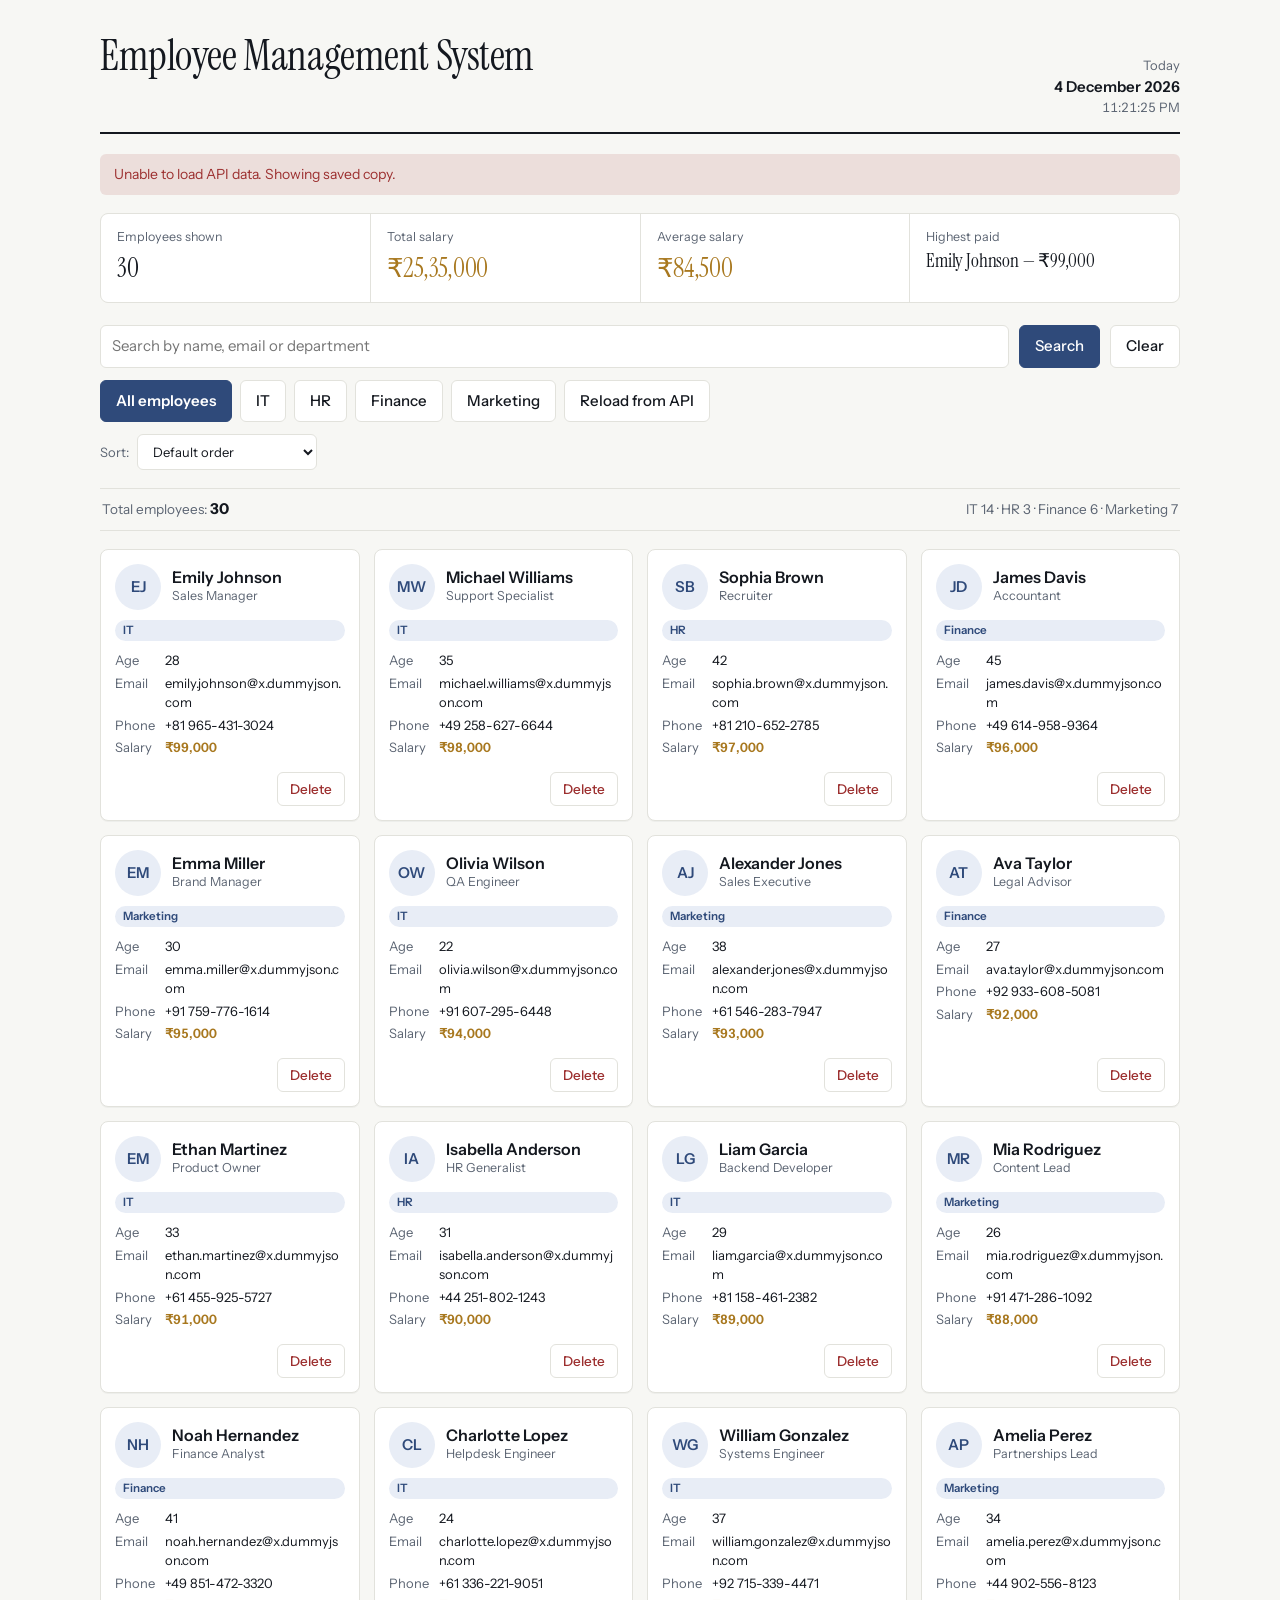
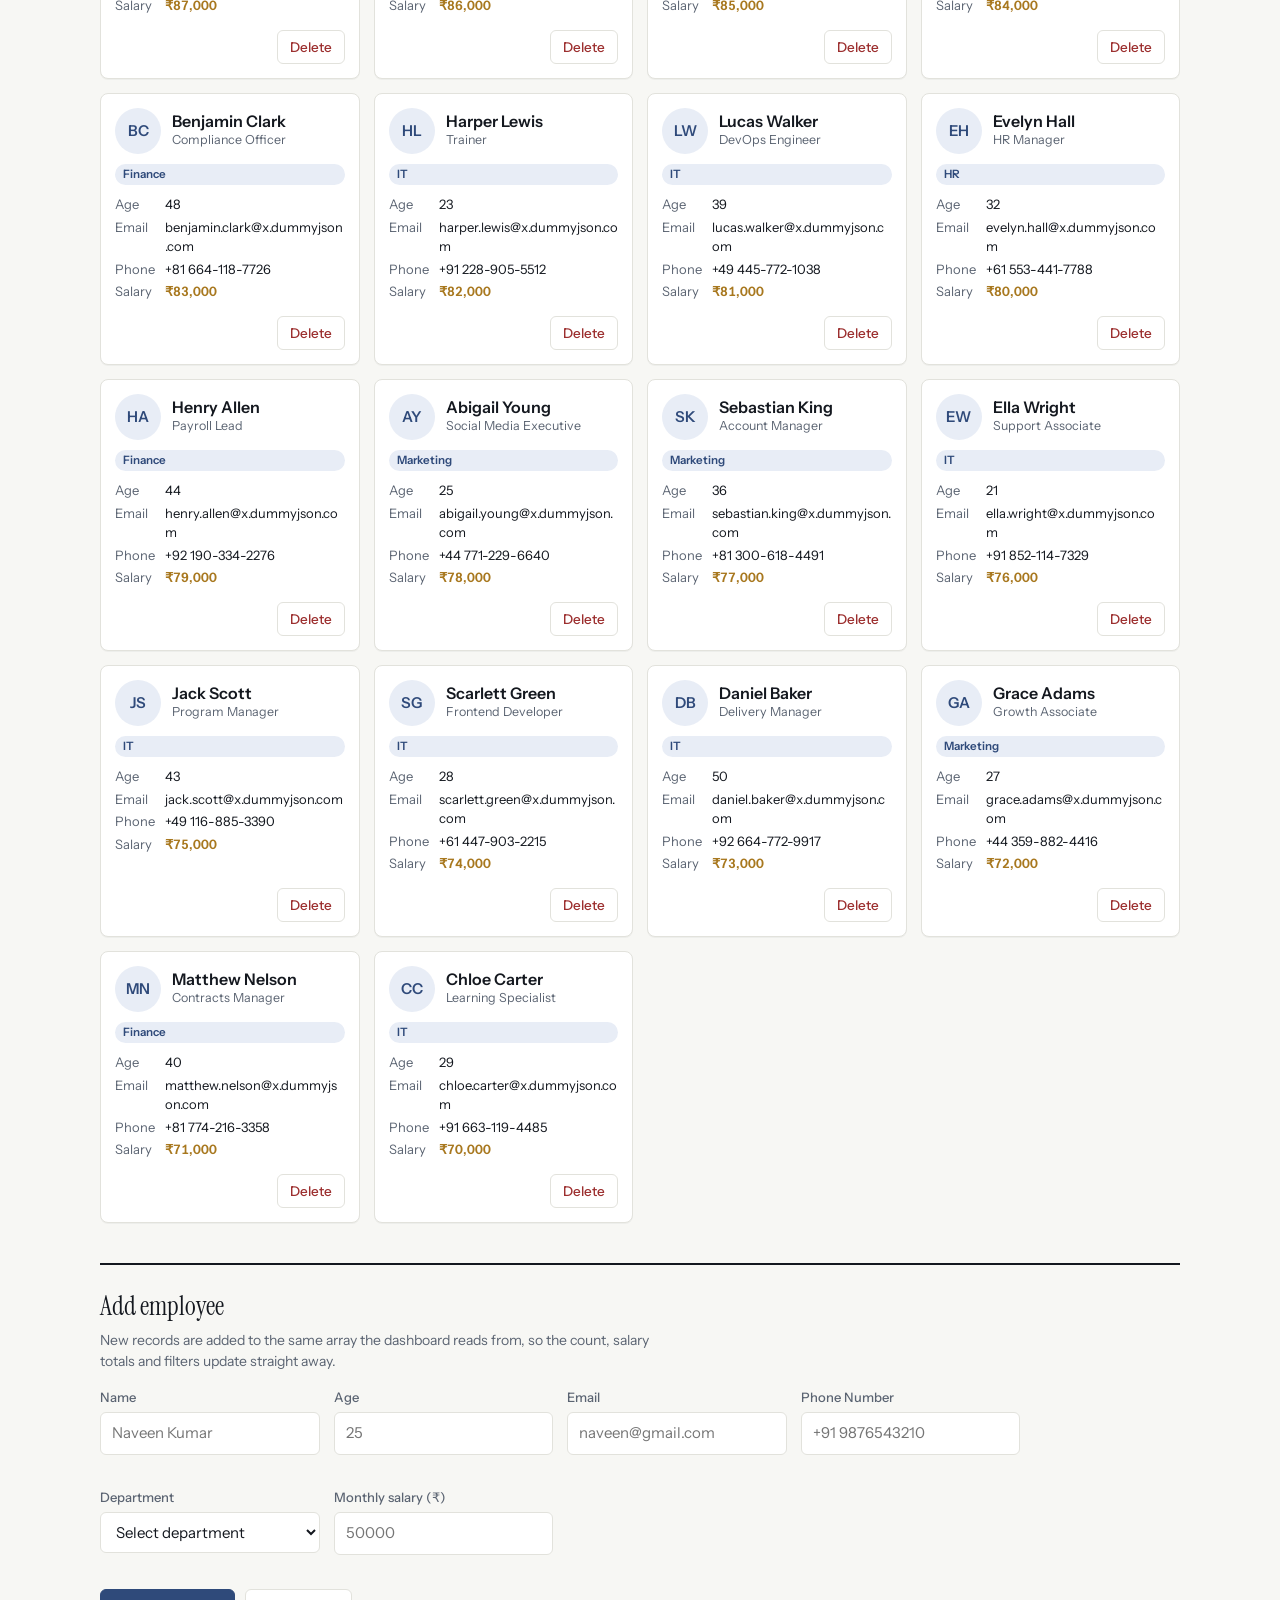
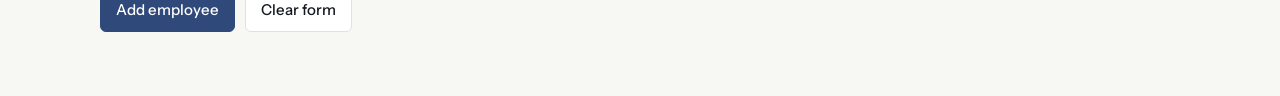
<file: index.html>
<!DOCTYPE html>
<html lang="en">

<head>

  <meta charset="UTF-8">

  <meta
    name="viewport"
    content="width=device-width, initial-scale=1.0"
  >

  <title>Employee Management System</title>


  <!-- Google Fonts -->

  <link rel="preconnect" href="https://fonts.googleapis.com">

  <link
    rel="preconnect"
    href="https://fonts.gstatic.com"
    crossorigin
  >

  <link
    href="https://fonts.googleapis.com/css2?family=Instrument+Sans:wght@400;500;600;700&family=Instrument+Serif&display=swap"
    rel="stylesheet"
  >


  <!-- CSS -->

  <link
    rel="stylesheet"
    href="JsFinalTask.css"
  >

</head>


<body>

  <div class="wrap">


    <!-- ==================================================
         HEADER
    ================================================== -->

    <header class="masthead">

      <h1>
        Employee Management System
      </h1>


      <div class="clock">

        Today

        <strong id="todayDate">
          —
        </strong>

        <span id="todayTime">
          —
        </span>

      </div>

    </header>


    <!-- ==================================================
         STATUS
    ================================================== -->

    <div id="status">
      Loading employees...
    </div>


    <!-- ==================================================
         DASHBOARD STATS
    ================================================== -->

    <section
      class="stats"
      aria-label="Dashboard summary"
    >

      <div class="stat">

        <span>
          Employees shown
        </span>

        <b id="statCount">
          0
        </b>

      </div>


      <div class="stat money">

        <span>
          Total salary
        </span>

        <b id="statTotal">
          ₹0
        </b>

      </div>


      <div class="stat money">

        <span>
          Average salary
        </span>

        <b id="statAvg">
          ₹0
        </b>

      </div>


      <div class="stat top">

        <span>
          Highest paid
        </span>

        <b id="statTop">
          —
        </b>

      </div>

    </section>


    <!-- ==================================================
         SEARCH
    ================================================== -->

    <div class="controls">

      <input
        type="text"
        id="searchBox"
        placeholder="Search by name, email or department"
      >


      <button
        class="primary"
        id="searchBtn"
      >
        Search
      </button>


      <button id="clearSearchBtn">
        Clear
      </button>

    </div>


    <!-- ==================================================
         DEPARTMENT FILTER
    ================================================== -->

    <div
      class="chips"
      id="deptChips"
    ></div>


    <!-- ==================================================
         SORT DROPDOWN
    ================================================== -->

    <div class="sortbar">

      <label for="sortSelect">
        Sort:
      </label>


      <select id="sortSelect">

        <option value="">
          Default order
        </option>

        <option value="name-asc">
          Name ↑
        </option>

        <option value="name-desc">
          Name ↓
        </option>

        <option value="age-asc">
          Age ↑
        </option>

        <option value="age-desc">
          Age ↓
        </option>

        <option value="salary-asc">
          Salary ↑
        </option>

        <option value="salary-desc">
          Salary ↓
        </option>

      </select>

    </div>


    <!-- ==================================================
         EMPLOYEE COUNT
    ================================================== -->

    <div class="countline">

      <span id="countLabel">
        Total employees: 0
      </span>


      <span id="deptBreakdown"></span>

    </div>


    <!-- ==================================================
         EMPLOYEE CARDS
    ================================================== -->

    <main id="employeeGrid"></main>


    <!-- ==================================================
         ADD EMPLOYEE
    ================================================== -->

    <section class="addsection">

      <h2>
        Add employee
      </h2>


      <p class="lede">

        New records are added to the same array the
        dashboard reads from, so the count, salary totals
        and filters update straight away.

      </p>


      <div class="formgrid">


        <!-- NAME -->

        <div class="field">

          <label for="inName">
            Name
          </label>


          <input
            type="text"
            id="inName"
            placeholder="Naveen Kumar"
          >


          <div
            class="err"
            id="errName"
          ></div>

        </div>


        <!-- AGE -->

        <div class="field">

          <label for="inAge">
            Age
          </label>


          <input
            type="number"
            id="inAge"
            placeholder="25"
            min="19"
          >


          <div
            class="err"
            id="errAge"
          ></div>

        </div>


        <!-- EMAIL -->

        <div class="field">

          <label for="inEmail">
            Email
          </label>


          <input
            type="email"
            id="inEmail"
            placeholder="naveen@gmail.com"
          >


          <div
            class="err"
            id="errEmail"
          ></div>

        </div>


        <!-- PHONE -->

        <div class="field">

          <label for="inPhone">
            Phone Number
          </label>


          <input
            type="tel"
            id="inPhone"
            placeholder="+91 9876543210"
          >


          <div
            class="err"
            id="errPhone"
          ></div>

        </div>


        <!-- DEPARTMENT -->

        <div class="field">

          <label for="inDept">
            Department
          </label>


          <select id="inDept">

            <option value="">
              Select department
            </option>

            <option value="IT">
              IT
            </option>

            <option value="HR">
              HR
            </option>

            <option value="Finance">
              Finance
            </option>

            <option value="Marketing">
              Marketing
            </option>

          </select>


          <div
            class="err"
            id="errDept"
          ></div>

        </div>


        <!-- SALARY -->

        <div class="field">

          <label for="inSalary">
            Monthly salary (₹)
          </label>


          <input
            type="number"
            id="inSalary"
            placeholder="50000"
            min="0"
          >


          <div
            class="err"
            id="errSalary"
          ></div>

        </div>

      </div>


      <!-- FORM ACTIONS -->

      <div class="formactions">

        <button
          class="primary"
          id="addBtn"
        >
          Add employee
        </button>


        <button id="resetBtn">
          Clear form
        </button>


        <span id="formMessage"></span>

      </div>

    </section>

  </div>


  <!-- JAVASCRIPT -->

  <script src="JsFinalTask.js"></script>

</body>

</html>
</file>
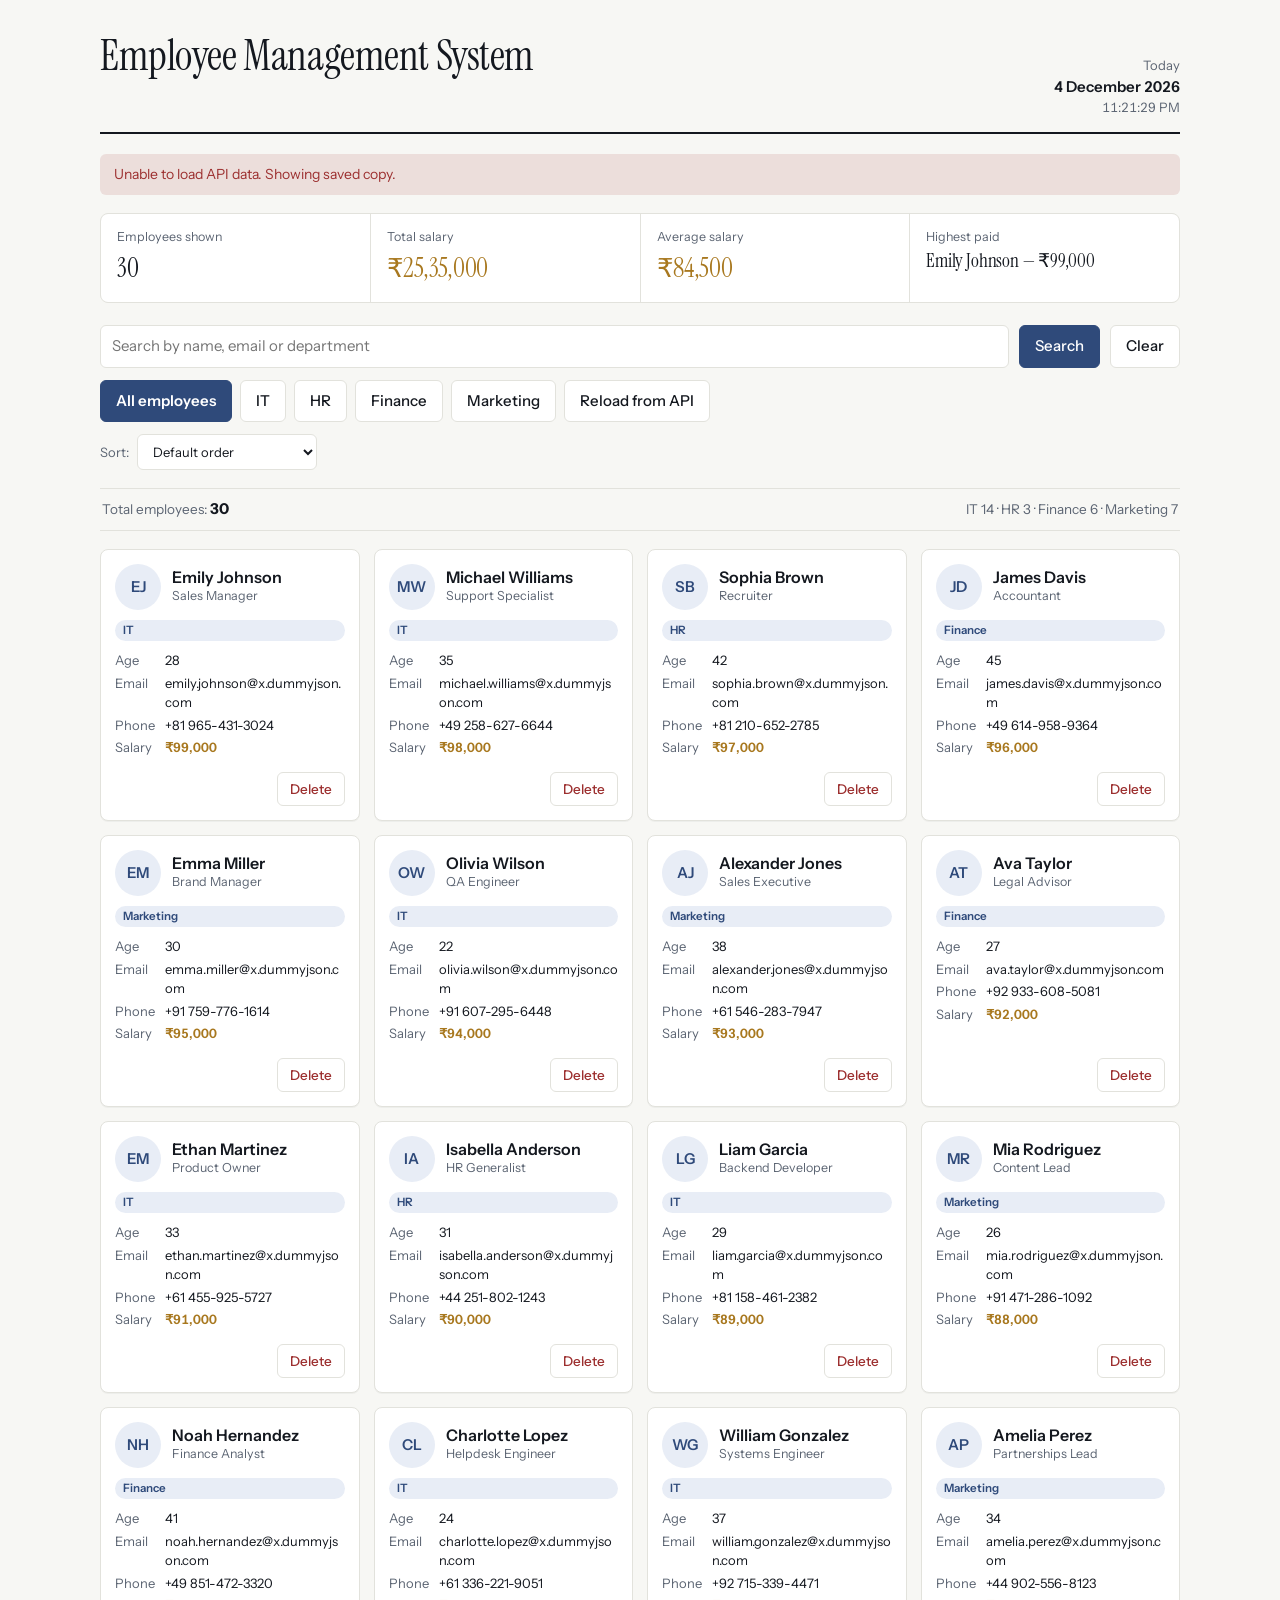
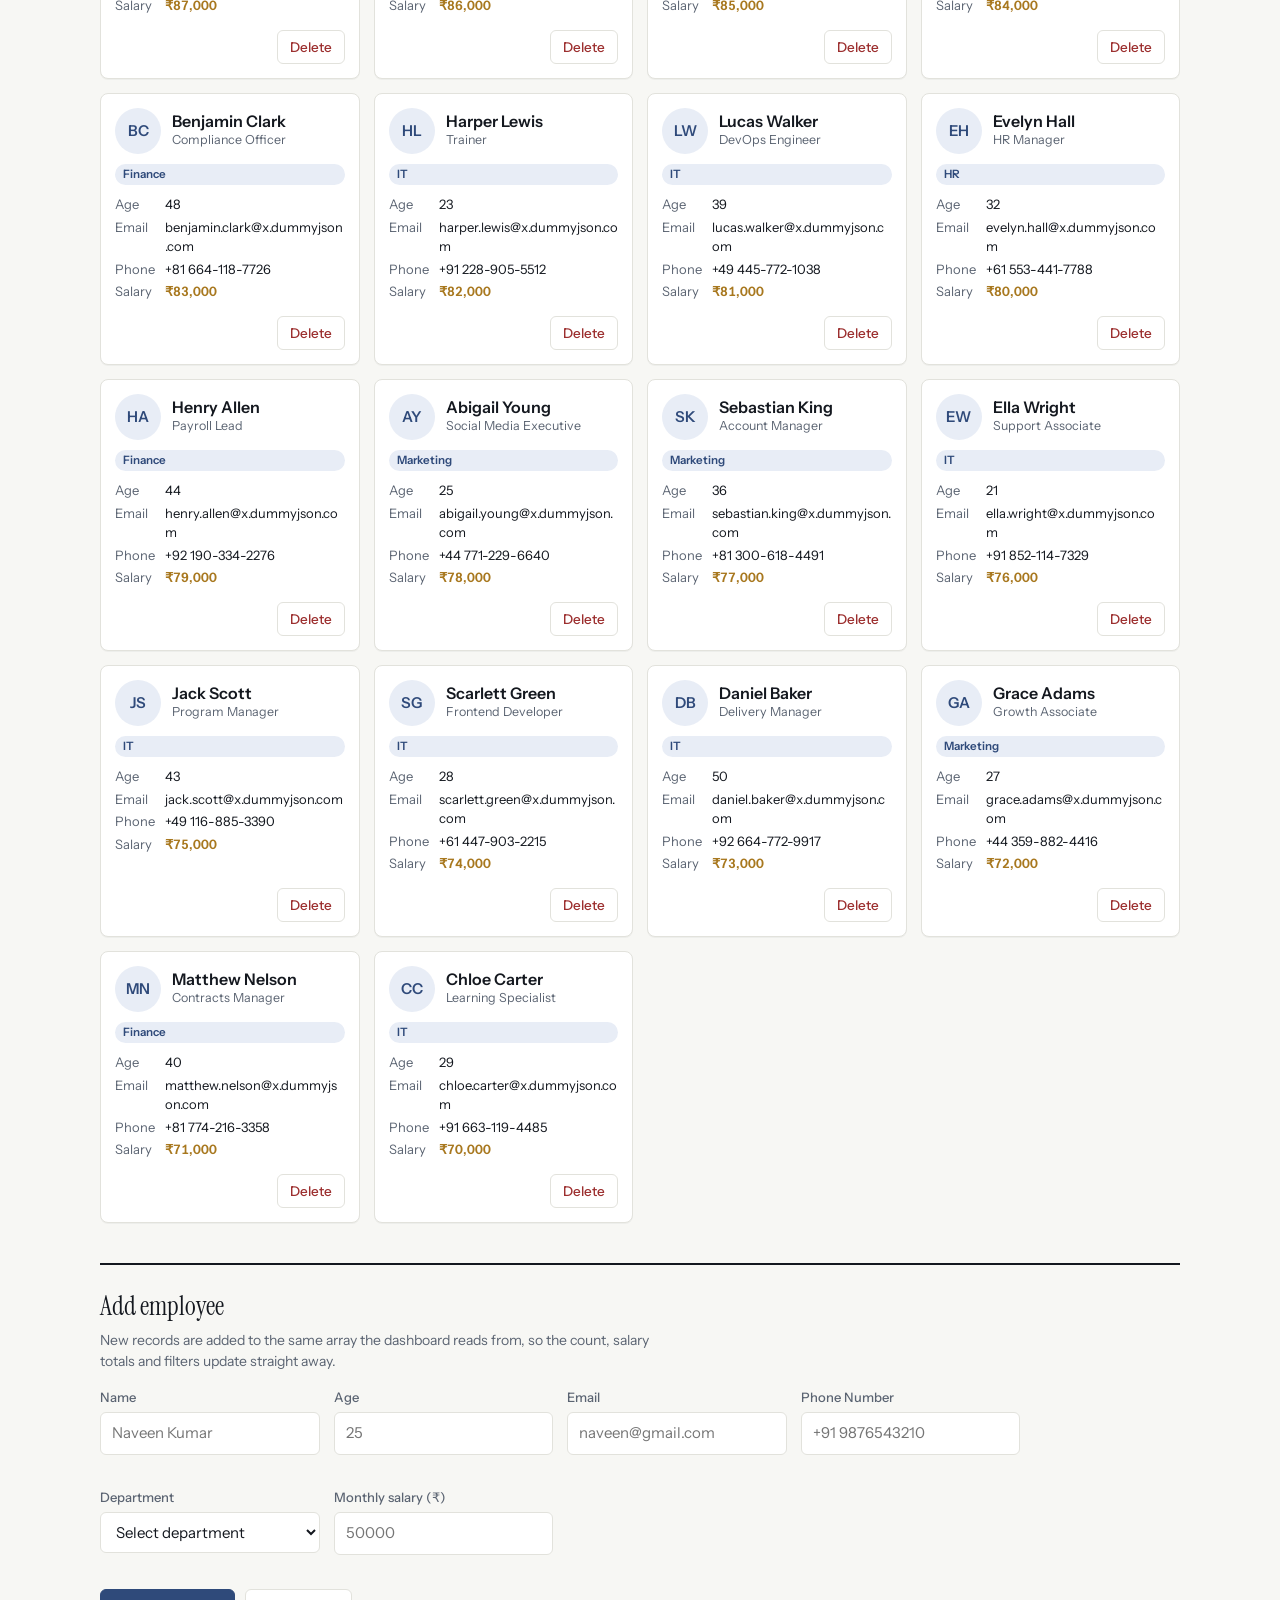
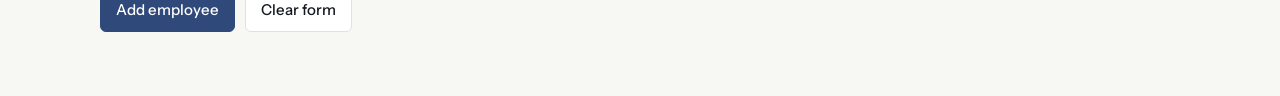
<file: JsFinalTask.html>
<!DOCTYPE html>
<html lang="en">

<head>

  <meta charset="UTF-8">

  <meta
    name="viewport"
    content="width=device-width, initial-scale=1.0"
  >

  <title>Employee Management System</title>


  <!-- Google Fonts -->

  <link rel="preconnect" href="https://fonts.googleapis.com">

  <link
    rel="preconnect"
    href="https://fonts.gstatic.com"
    crossorigin
  >

  <link
    href="https://fonts.googleapis.com/css2?family=Instrument+Sans:wght@400;500;600;700&family=Instrument+Serif&display=swap"
    rel="stylesheet"
  >


  <!-- CSS -->

  <link
    rel="stylesheet"
    href="JsFinalTask.css"
  >

</head>


<body>

  <div class="wrap">


    <!-- ==================================================
         HEADER
    ================================================== -->

    <header class="masthead">

      <h1>
        Employee Management System
      </h1>


      <div class="clock">

        Today

        <strong id="todayDate">
          —
        </strong>

        <span id="todayTime">
          —
        </span>

      </div>

    </header>


    <!-- ==================================================
         STATUS
    ================================================== -->

    <div id="status">
      Loading employees...
    </div>


    <!-- ==================================================
         DASHBOARD STATS
    ================================================== -->

    <section
      class="stats"
      aria-label="Dashboard summary"
    >

      <div class="stat">

        <span>
          Employees shown
        </span>

        <b id="statCount">
          0
        </b>

      </div>


      <div class="stat money">

        <span>
          Total salary
        </span>

        <b id="statTotal">
          ₹0
        </b>

      </div>


      <div class="stat money">

        <span>
          Average salary
        </span>

        <b id="statAvg">
          ₹0
        </b>

      </div>


      <div class="stat top">

        <span>
          Highest paid
        </span>

        <b id="statTop">
          —
        </b>

      </div>

    </section>


    <!-- ==================================================
         SEARCH
    ================================================== -->

    <div class="controls">

      <input
        type="text"
        id="searchBox"
        placeholder="Search by name, email or department"
      >


      <button
        class="primary"
        id="searchBtn"
      >
        Search
      </button>


      <button id="clearSearchBtn">
        Clear
      </button>

    </div>


    <!-- ==================================================
         DEPARTMENT FILTER
    ================================================== -->

    <div
      class="chips"
      id="deptChips"
    ></div>


    <!-- ==================================================
         SORT DROPDOWN
    ================================================== -->

    <div class="sortbar">

      <label for="sortSelect">
        Sort:
      </label>


      <select id="sortSelect">

        <option value="">
          Default order
        </option>

        <option value="name-asc">
          Name ↑
        </option>

        <option value="name-desc">
          Name ↓
        </option>

        <option value="age-asc">
          Age ↑
        </option>

        <option value="age-desc">
          Age ↓
        </option>

        <option value="salary-asc">
          Salary ↑
        </option>

        <option value="salary-desc">
          Salary ↓
        </option>

      </select>

    </div>


    <!-- ==================================================
         EMPLOYEE COUNT
    ================================================== -->

    <div class="countline">

      <span id="countLabel">
        Total employees: 0
      </span>


      <span id="deptBreakdown"></span>

    </div>


    <!-- ==================================================
         EMPLOYEE CARDS
    ================================================== -->

    <main id="employeeGrid"></main>


    <!-- ==================================================
         ADD EMPLOYEE
    ================================================== -->

    <section class="addsection">

      <h2>
        Add employee
      </h2>


      <p class="lede">

        New records are added to the same array the
        dashboard reads from, so the count, salary totals
        and filters update straight away.

      </p>


      <div class="formgrid">


        <!-- NAME -->

        <div class="field">

          <label for="inName">
            Name
          </label>


          <input
            type="text"
            id="inName"
            placeholder="Naveen Kumar"
          >


          <div
            class="err"
            id="errName"
          ></div>

        </div>


        <!-- AGE -->

        <div class="field">

          <label for="inAge">
            Age
          </label>


          <input
            type="number"
            id="inAge"
            placeholder="25"
            min="19"
          >


          <div
            class="err"
            id="errAge"
          ></div>

        </div>


        <!-- EMAIL -->

        <div class="field">

          <label for="inEmail">
            Email
          </label>


          <input
            type="email"
            id="inEmail"
            placeholder="naveen@gmail.com"
          >


          <div
            class="err"
            id="errEmail"
          ></div>

        </div>


        <!-- PHONE -->

        <div class="field">

          <label for="inPhone">
            Phone Number
          </label>


          <input
            type="tel"
            id="inPhone"
            placeholder="+91 9876543210"
          >


          <div
            class="err"
            id="errPhone"
          ></div>

        </div>


        <!-- DEPARTMENT -->

        <div class="field">

          <label for="inDept">
            Department
          </label>


          <select id="inDept">

            <option value="">
              Select department
            </option>

            <option value="IT">
              IT
            </option>

            <option value="HR">
              HR
            </option>

            <option value="Finance">
              Finance
            </option>

            <option value="Marketing">
              Marketing
            </option>

          </select>


          <div
            class="err"
            id="errDept"
          ></div>

        </div>


        <!-- SALARY -->

        <div class="field">

          <label for="inSalary">
            Monthly salary (₹)
          </label>


          <input
            type="number"
            id="inSalary"
            placeholder="50000"
            min="0"
          >


          <div
            class="err"
            id="errSalary"
          ></div>

        </div>

      </div>


      <!-- FORM ACTIONS -->

      <div class="formactions">

        <button
          class="primary"
          id="addBtn"
        >
          Add employee
        </button>


        <button id="resetBtn">
          Clear form
        </button>


        <span id="formMessage"></span>

      </div>

    </section>

  </div>


  <!-- JAVASCRIPT -->

  <script src="JsFinalTask.js"></script>

</body>

</html>
</file>
<file: JsFinalTask.css>
/* ============================================================
   DESIGN TOKENS
============================================================ */

:root {

  --paper: #f7f7f4;

  --card: #ffffff;

  --ink: #14181f;

  --ink-soft: #5b6472;

  --rule: #e2e2dc;

  --accent: #2f4a7a;

  --accent-soft: #e8edf6;

  --amber: #a8781f;

  --danger: #9c2f2f;

  --ok: #2c6a4a;

  --shadow:
    0 1px 0 rgba(20, 24, 31, .04);

}


/* ============================================================
   DARK MODE
============================================================ */

@media (prefers-color-scheme: dark) {

  :root:not([data-theme="light"]) {

    --paper: #14171c;

    --card: #1b1f26;

    --ink: #eceff3;

    --ink-soft: #9aa4b2;

    --rule: #2c323b;

    --accent: #8fb0e6;

    --accent-soft: #232c3a;

    --amber: #d8ab53;

    --danger: #e08a8a;

    --ok: #7fc3a1;

    --shadow:
      0 1px 0 rgba(0, 0, 0, .3);

  }

}


:root[data-theme="dark"] {

  --paper: #14171c;

  --card: #1b1f26;

  --ink: #eceff3;

  --ink-soft: #9aa4b2;

  --rule: #2c323b;

  --accent: #8fb0e6;

  --accent-soft: #232c3a;

  --amber: #d8ab53;

  --danger: #e08a8a;

  --ok: #7fc3a1;

  --shadow:
    0 1px 0 rgba(0, 0, 0, .3);

}


/* ============================================================
   GLOBAL
============================================================ */

* {
  box-sizing: border-box;
}


body {

  margin: 0;

  background: var(--paper);

  color: var(--ink);

  font-family:
    "Instrument Sans",
    "Segoe UI",
    Helvetica,
    Arial,
    sans-serif;

  font-size: 15px;

  line-height: 1.5;

  -webkit-font-smoothing: antialiased;

}


.wrap {

  max-width: 1120px;

  margin: 0 auto;

  padding: 24px 20px 64px;

}


/* ============================================================
   HEADER
============================================================ */

.masthead {

  display: flex;

  flex-wrap: wrap;

  gap: 16px;

  align-items: baseline;

  justify-content: space-between;

  border-bottom: 2px solid var(--ink);

  padding-bottom: 14px;

  margin-bottom: 20px;

}


.masthead h1 {

  font-family:
    "Instrument Serif",
    Georgia,
    serif;

  font-weight: 400;

  font-size:
    clamp(28px, 5vw, 42px);

  margin: 0;

  letter-spacing: -.01em;

}


.clock {

  text-align: right;

  color: var(--ink-soft);

  font-size: 13px;

  font-variant-numeric: tabular-nums;

}


.clock strong {

  display: block;

  color: var(--ink);

  font-weight: 600;

  font-size: 15px;

}


/* ============================================================
   STATUS
============================================================ */

#status {

  font-size: 14px;

  padding: 10px 14px;

  border-radius: 6px;

  margin-bottom: 18px;

  background: var(--accent-soft);

  color: var(--ink);

}


#status.error {

  background:
    rgba(156, 47, 47, .12);

  color: var(--danger);

}


#status.ok {

  background:
    rgba(44, 106, 74, .12);

  color: var(--ok);

}


/* ============================================================
   STATS
============================================================ */

.stats {

  display: grid;

  grid-template-columns:
    repeat(auto-fit, minmax(170px, 1fr));

  gap: 1px;

  background: var(--rule);

  border: 1px solid var(--rule);

  border-radius: 8px;

  overflow: hidden;

  margin-bottom: 22px;

}


.stat {

  background: var(--card);

  padding: 14px 16px;

}


.stat span {

  display: block;

  font-size: 12.5px;

  color: var(--ink-soft);

  margin-bottom: 3px;

}


.stat b {

  font-family:
    "Instrument Serif",
    Georgia,
    serif;

  font-weight: 400;

  font-size: 26px;

  letter-spacing: -.01em;

  font-variant-numeric: tabular-nums;

}


.stat.money b {

  color: var(--amber);

}


.stat.top b {

  font-size: 19px;

  line-height: 1.25;

  display: block;

}


/* ============================================================
   SEARCH
============================================================ */

.controls {

  display: flex;

  flex-wrap: wrap;

  gap: 10px;

  align-items: center;

  margin-bottom: 12px;

}


input[type="text"],
input[type="number"],
input[type="email"],
input[type="tel"],
select {

  font: inherit;

  padding: 9px 11px;

  border: 1px solid var(--rule);

  border-radius: 6px;

  background: var(--card);

  color: var(--ink);

  min-width: 0;

}


input:focus-visible,
select:focus-visible,
button:focus-visible {

  outline:
    2px solid var(--accent);

  outline-offset: 2px;

}


#searchBox {

  flex: 1 1 240px;

}


button {

  font: inherit;

  font-weight: 500;

  cursor: pointer;

  padding: 9px 15px;

  border-radius: 6px;

  border: 1px solid var(--rule);

  background: var(--card);

  color: var(--ink);

}


button:hover {

  background: var(--accent-soft);

}


button.primary {

  background: var(--accent);

  border-color: var(--accent);

  color: white;

}


button.primary:hover {

  opacity: .9;

}


/* ============================================================
   DEPARTMENT CHIPS
============================================================ */

.chips {

  display: flex;

  flex-wrap: wrap;

  gap: 8px;

  margin-bottom: 12px;

}


.chip {

  padding: 9px 15px;

  border-radius: 6px;

  border: 1px solid var(--rule);

  background: var(--card);

  color: var(--ink);

  cursor: pointer;

}


.chip.active {

  background: var(--accent);

  border-color: var(--accent);

  color: white;

  font-weight: 600;

}


/* ============================================================
   SORT DROPDOWN
============================================================ */

.sortbar {

  display: flex;

  align-items: center;

  gap: 8px;

  margin-bottom: 18px;

  color: var(--ink-soft);

  font-size: 13px;

}


.sortbar label {

  font-size: 13px;

  color: var(--ink-soft);

}


#sortSelect {

  min-width: 180px;

  padding: 8px 11px;

  cursor: pointer;

}


/* ============================================================
   COUNT
============================================================ */

.countline {

  display: flex;

  justify-content: space-between;

  align-items: baseline;

  border-top: 1px solid var(--rule);

  border-bottom: 1px solid var(--rule);

  padding: 9px 2px;

  margin-bottom: 18px;

  font-size: 13.5px;

  color: var(--ink-soft);

}


.countline b {

  color: var(--ink);

  font-size: 15px;

}


/* ============================================================
   EMPLOYEE GRID
============================================================ */

#employeeGrid {

  display: grid;

  grid-template-columns:
    repeat(auto-fill, minmax(250px, 1fr));

  gap: 14px;

}


.emp {

  background: var(--card);

  border: 1px solid var(--rule);

  border-radius: 8px;

  padding: 14px;

  display: flex;

  flex-direction: column;

  gap: 10px;

  box-shadow: var(--shadow);

}


.emp-head {

  display: flex;

  gap: 11px;

  align-items: center;

}


.avatar {

  width: 46px;

  height: 46px;

  border-radius: 50%;

  flex: 0 0 46px;

  object-fit: cover;

  background: var(--accent-soft);

  display: grid;

  place-items: center;

  font-weight: 600;

  color: var(--accent);

  font-size: 15px;

}


.emp-name {

  font-weight: 600;

  font-size: 16px;

  line-height: 1.25;

}


.emp-role {

  font-size: 12.5px;

  color: var(--ink-soft);

}


.tag {

  display: inline-block;

  font-size: 11.5px;

  padding: 2px 8px;

  border-radius: 20px;

  background: var(--accent-soft);

  color: var(--accent);

  font-weight: 600;

}


.emp dl {

  margin: 0;

  display: grid;

  grid-template-columns: auto 1fr;

  gap: 3px 10px;

  font-size: 13px;

}


.emp dt {

  color: var(--ink-soft);

}


.emp dd {

  margin: 0;

  word-break: break-word;

}


.emp .salary {

  color: var(--amber);

  font-weight: 600;

  font-variant-numeric: tabular-nums;

}


.emp-foot {

  display: flex;

  justify-content: space-between;

  align-items: center;

  margin-top: auto;

  padding-top: 4px;

}


.new-badge {

  font-size: 11px;

  color: var(--ok);

  font-weight: 600;

}


.del {

  color: var(--danger);

  border-color: var(--rule);

  padding: 6px 12px;

  font-size: 13.5px;

}


.del:hover {

  background:
    rgba(156, 47, 47, .09);

}


.empty {

  grid-column: 1 / -1;

  text-align: center;

  padding: 44px 16px;

  color: var(--ink-soft);

  border: 1px dashed var(--rule);

  border-radius: 8px;

}


/* ============================================================
   ADD EMPLOYEE
============================================================ */

.addsection {

  margin-top: 40px;

  border-top: 2px solid var(--ink);

  padding-top: 22px;

}


.addsection h2 {

  font-family:
    "Instrument Serif",
    Georgia,
    serif;

  font-weight: 400;

  font-size: 26px;

  margin: 0 0 4px;

}


.addsection p.lede {

  margin: 0 0 16px;

  color: var(--ink-soft);

  font-size: 14px;

  max-width: 62ch;

}


/* ============================================================
   FORM GRID
============================================================ */

.formgrid {

  display: grid;

  grid-template-columns:
    repeat(auto-fit, minmax(180px, 1fr));

  gap: 14px;

  max-width: 920px;

}


.field {

  display: flex;

  flex-direction: column;

  gap: 5px;

}


.field label {

  font-size: 13px;

  color: var(--ink-soft);

  font-weight: 500;

}


.err {

  color: var(--danger);

  font-size: 12.5px;

  min-height: 1.1em;

}


.formactions {

  margin-top: 16px;

  display: flex;

  gap: 10px;

  align-items: center;

  flex-wrap: wrap;

}


#formMessage {

  font-size: 13.5px;

}


#formMessage.ok {

  color: var(--ok);

}


#formMessage.bad {

  color: var(--danger);

}


/* ============================================================
   MOBILE
============================================================ */

@media (max-width: 520px) {

  .masthead {

    flex-direction: column;

    align-items: flex-start;

  }


  .clock {

    text-align: left;

  }


  .countline {

    flex-direction: column;

    gap: 6px;

  }


  .sortbar {

    align-items: flex-start;

    flex-direction: column;

  }


  #sortSelect {

    width: 100%;

  }


  .controls button {

    flex: 1;

  }

}
</file>
